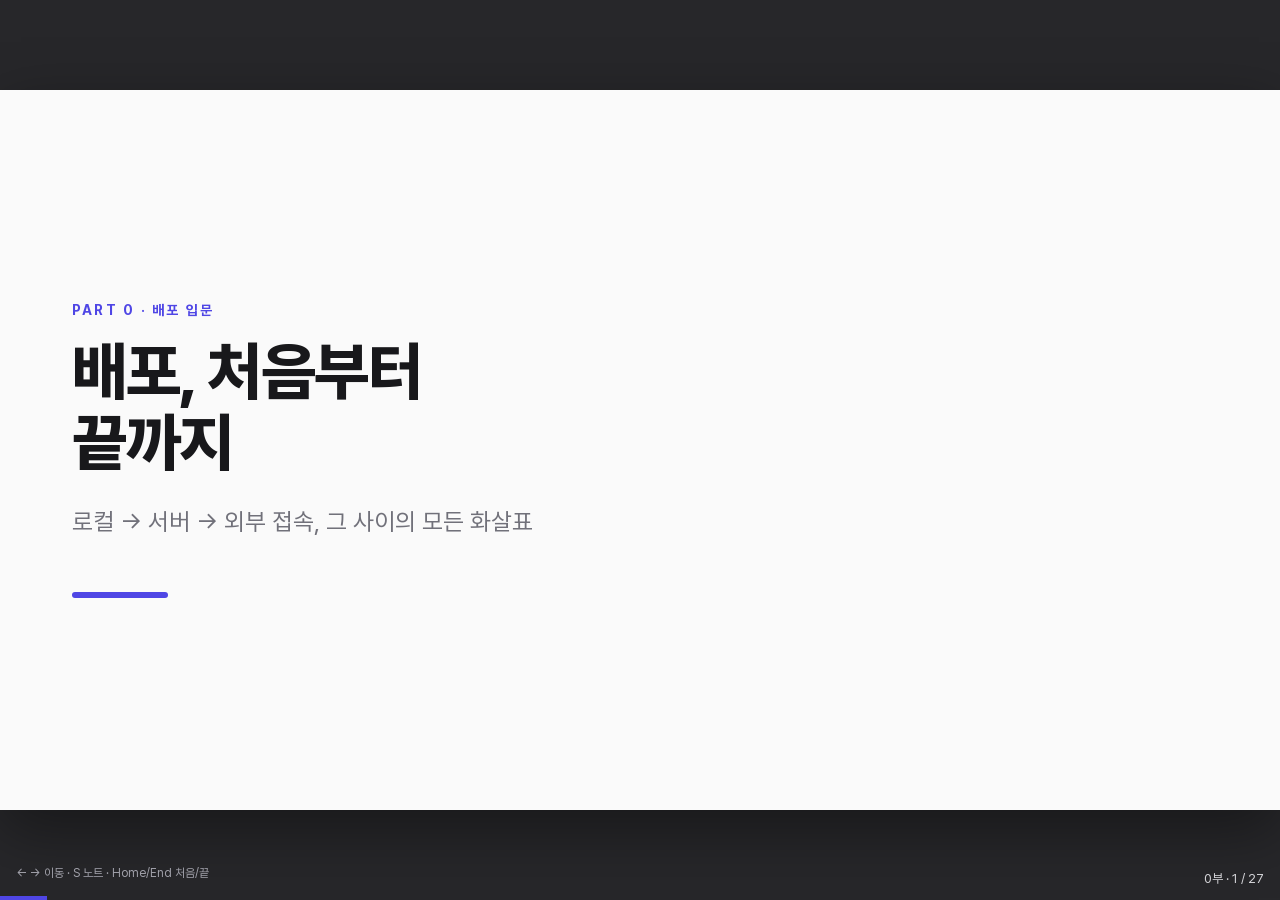
<file: slides/index.html>
<!DOCTYPE html>
<html lang="ko">
<head>
<meta charset="utf-8">
<meta name="viewport" content="width=device-width,initial-scale=1">
<title>배포, 처음부터 끝까지</title>
<link rel="icon" href="data:,">
<link rel="stylesheet" href="css/deck.css">
</head>
<body>
<div id="stage">
  <div id="deck">

    <!-- 0부 (3 slides) -->
    <section class="slide" data-part="0">
      <div class="label">PART 0 · 배포 입문</div>
      <h1>배포, 처음부터<br>끝까지</h1>
      <p class="muted">로컬 → 서버 → 외부 접속, 그 사이의 모든 화살표</p>
      <div class="accent-bar"></div>
      <aside class="note" hidden>배포가 막막한 건 지식 부족이 아니라 로컬 환경에 대한 무의식적 의존 때문입니다.</aside>
    </section>

    <section class="slide" data-part="0">
      <div class="label">PART 0</div>
      <h2>"내 컴에선 되는데"의 정체</h2>
      <p>로컬의 암묵적 전제 4가지 — 서버엔 없습니다.</p>
      <ul>
        <li>항상 켜진 내 PC</li>
        <li>localhost 로 바로 접속</li>
        <li>IDE가 알아서 빌드·실행</li>
        <li>내 PC에만 깔린 JDK·DB</li>
      </ul>
      <aside class="note" hidden>배포란 이 4가지를 남의 컴퓨터(서버)에 다시 만들어주는 일.</aside>
    </section>

    <section class="slide" data-part="0">
      <div class="label">PART 0</div>
      <h2>오늘의 여정</h2>
      <p>0부 멘탈모델 · 1부 전체그림 · 2부 백엔드 · 3부 도메인·HTTPS · 4부 Flutter · 5부 잇기</p>
      <div class="accent-bar"></div>
    </section>

    <!-- 1부 (2 slides) -->
    <section class="slide" data-part="1">
      <div class="label">PART 1</div>
      <h2>마스터 지도 — 요청 한 번의 여정</h2>
      <div id="map-intro"></div>
      <p class="muted" style="margin-top:24px">이 화살표를 왼쪽부터 하나씩 정복합니다. 매 부 이 지도로 돌아옵니다.</p>
      <aside class="note" hidden>전체 강의의 지도. 매 부 도입에서 "지금 여기"를 표시.</aside>
    </section>

    <section class="slide" data-part="1">
      <div class="label">PART 1</div>
      <h2>핵심 개념 8개</h2>
      <ul style="columns:2;column-gap:48px">
        <li>빌드 산출물(JAR)</li><li>실행 환경(JVM)</li>
        <li>프로세스 &amp; 포트(8080)</li><li>공인 IP vs 사설 IP</li>
        <li>방화벽/보안그룹</li><li>DNS</li>
        <li>리버스 프록시</li><li>TLS 인증서</li>
      </ul>
    </section>

    <section class="slide" data-part="1">
      <div class="label">PART 1 · 🧪 시뮬레이터</div>
      <h2>요청의 여정</h2>
      <div id="sim-journey-mount"></div>
      <aside class="note" hidden>도메인 입력→흐름 재생. 보안그룹 토글 해제 후 다시 보내 차단을 시연.</aside>
    </section>

    <!-- 2부 (7 slides) -->
    <section class="slide" data-part="2">
      <div class="label">PART 2</div>
      <h2>같은 JAR, 4가지 방식</h2>
      <p>똑같은 <code>app.jar</code> 하나를 4단계로 올려봅니다. 위로 갈수록 내 손은 적게.</p>
      <div class="accent-bar"></div>
    </section>
    <section class="slide" data-part="2">
      <div class="label">PART 2 · 2-0</div>
      <h2>JAR이란</h2>
      <p><code>./gradlew build</code> → <code>build/libs/app.jar</code> → <code>java -jar app.jar</code></p>
      <p class="muted">이 파일 하나가 너의 서버 전부. Tomcat이 안에 들어있습니다.</p>
    </section>
    <section class="slide" data-part="2">
      <div class="label">PART 2 · 2-1 (메인) · IaaS</div>
      <h2>AWS EC2에 손으로</h2>
      <p>EC2 = 클라우드에서 빌리는 <b>빈 컴퓨터(IaaS)</b> 한 대. 우분투만 깔린 백지 상태.</p>
      <ul style="font-size:21px;margin:8px 0">
        <li><b>받는 것</b>: 공인 IP + 빈 우분투 + 접속 키(.pem)</li>
        <li><b>없는 것</b>: Java · 내 앱 · 열린 포트 · 자동 재시작 — 전부 내가</li>
      </ul>
      <p class="muted">🏠 비유 — IaaS(EC2)=빈 원룸 임대 · PaaS(Railway)=풀옵션 오피스텔 · SaaS=호텔. 다음 슬라이드에서 직접 7단계를.</p>
      <aside class="note" hidden>여기서 일부러 고통을 느낀다. 빈 방을 받았으니 가구·가전(java·앱·방화벽·systemd)을 다 채워야 한다.</aside>
    </section>
    <section class="slide" data-part="2">
      <div class="label">PART 2 · 🧪 시뮬레이터</div>
      <h2>EC2에 직접 올려보기 — 7단계</h2>
      <div id="sim-ec2-mount"></div>
      <aside class="note" hidden>'다음 단계'를 한 번씩 누르며 명령·출력을 따라간다. 오른쪽 서버상태 ❌→✅, 외부 브라우저는 실행+포트 둘 다 돼야 200 OK. 누적 22분을 체감.</aside>
    </section>
    <section class="slide" data-part="2">
      <div class="label">PART 2 · 2-2 · PaaS</div>
      <h2>Railway — git push면 끝</h2>
      <p>GitHub 저장소 연결 → 그 다음부턴 <code>git push</code> 한 번. 방금 손으로 한 7단계를 플랫폼이 대신.</p>
      <div id="diagram-railway"></div>
      <p class="muted">PaaS=풀옵션 오피스텔. 빌드·컨테이너화·실행·도메인·HTTPS까지 자동. <b>취미·MVP엔 이게 정답.</b></p>
      <aside class="note" hidden>방금 22분 걸린 7단계를 git push 한 번이 대신한다. 무엇을 대신해줬나? → 자동화 사다리로 이어짐.</aside>
    </section>
    <section class="slide" data-part="2">
      <div class="label">PART 2 · 2-3 · 컨테이너 &amp; 오케스트레이션</div>
      <h2>EKS — 왜/언제</h2>
      <p>먼저 <b>컨테이너(Docker)</b> — 앱+java+OS설정을 한 박스에 담아 어디서나 똑같이 실행.</p>
      <p>컨테이너 1개는 손으로. 그런데 <b>50개·100개</b>면? 죽으면 살리고, 몰리면 늘리는 일을 <b>오케스트레이션(쿠버네티스)</b>이 자동으로.</p>
      <p class="muted">Pod(실행 단위) · Deployment(원하는 개수 유지) · Service(고정 주소+LB). EKS=AWS 관리형 k8s. <span class="muted">⚓ 입문 팀엔 보통 과잉.</span></p>
      <aside class="note" hidden>다음 슬라이드 시뮬레이터로 self-heal·스케일·롤링업데이트·Node 다운을 직접 보여준다.</aside>
    </section>
    <section class="slide" data-part="2">
      <div class="label">PART 2 · 🧪 시뮬레이터</div>
      <h2>쿠버네티스 — 스스로 굴러가는 클러스터</h2>
      <div id="sim-k8s-mount"></div>
      <aside class="note" hidden>요청 분배(LB)·Pod 죽이기(self-heal)·스케일·무중단 롤링 업데이트·Node 다운 재배치를 버튼으로 시연. "선언하면 알아서 유지"가 핵심.</aside>
    </section>
    <section class="slide" data-part="2">
      <div class="label">PART 2 · 2-4 · GitOps</div>
      <h2>GitOps &amp; ArgoCD — 종착</h2>
      <p>Git에 <b>원하는 상태</b>를 적으면 ArgoCD가 클러스터를 거기 맞춰 끊임없이 동기화(reconcile).</p>
      <div id="diagram-gitops"></div>
      <p class="muted">예) 누가 kubectl로 손대도 Git과 다르면 ArgoCD가 되돌림. 롤백 = <code>git revert</code>. 배포 이력 = git 이력. Railway가 아기 GitOps였죠.</p>
    </section>
    <section class="slide" data-part="2">
      <div class="label">PART 2 · 🧪 시뮬레이터</div>
      <h2>자동화 사다리</h2>
      <div id="sim-ladder-mount"></div>
      <aside class="note" hidden>단계를 클릭해 작업칩이 나→플랫폼으로 옮겨가는 걸 보여준다.</aside>
    </section>

    <!-- 3부 (3 slides) -->
    <section class="slide" data-part="3">
      <div class="label">PART 3</div>
      <h2>IP를 사람 주소로 — DNS</h2>
      <p>13.124.x.x → <code>api.myapp.com</code>. Route53/가비아에서 A레코드 등록.</p>
      <div id="map-dns"></div>
    </section>
    <section class="slide" data-part="3">
      <div class="label">PART 3</div>
      <h2>리버스 프록시는 왜?</h2>
      <p>브라우저는 80/443으로 옴 → Nginx가 받아 내부 8080으로 전달.</p>
      <div id="map-nginx"></div>
    </section>
    <section class="slide" data-part="3">
      <div class="label">PART 3</div>
      <h2>HTTPS — 자물쇠 붙이기</h2>
      <p>TLS 인증서. Let's Encrypt(무료·자동갱신) vs AWS ACM.</p>
      <p class="muted">https는 선택이 아니라 기본. 앱 스토어도 평문 http를 막습니다.</p>
    </section>

    <!-- 4부 (6 slides) -->
    <section class="slide" data-part="4">
      <div class="label">PART 4</div>
      <h2>앱은 "올리는" 게 아니라<br>"심사받아 배포"</h2>
      <p class="muted">서버 배포와는 멘탈모델이 다릅니다.</p>
    </section>
    <section class="slide" data-part="4">
      <div class="label">PART 4</div>
      <h2>빌드 산출물 — APK / AAB / IPA</h2>
      <p>디버그 vs 릴리스. 안드로이드 AAB(스토어)/APK(직접설치), iOS IPA.</p>
    </section>
    <section class="slide" data-part="4">
      <div class="label">PART 4</div>
      <h2>코드 서명 — 왜 필요한가</h2>
      <p>안드로이드 keystore, iOS 인증서·프로비저닝 프로파일. = 위변조 방지 도장.</p>
    </section>
    <section class="slide" data-part="4">
      <div class="label">PART 4</div>
      <h2>배포 트랙 3단</h2>
      <p>내부테스트(Firebase App Distribution / Play 내부테스트 / TestFlight) → 비공개 → 프로덕션</p>
      <div id="diagram-flutter"></div>
    </section>
    <section class="slide" data-part="4">
      <div class="label">PART 4</div>
      <h2>스토어 심사 + 흔한 반려</h2>
      <p>특히 Apple. 권한 설명 누락, 개인정보 처리방침 미비 등.</p>
    </section>
    <section class="slide" data-part="4">
      <div class="label">PART 4 · 🔌 연결</div>
      <h2>백엔드와 만나는 지점</h2>
      <p>앱의 <code>baseURL</code>을 dev/prod로 바꿔끼우기 → 2부에서 올린 서버 주소가 여기로.</p>
      <p class="muted">두 세계가 연결되는 순간입니다.</p>
    </section>

    <!-- 5부 (3 slides) -->
    <section class="slide" data-part="5">
      <div class="label">PART 5</div>
      <h2>환경 분리 — dev / staging / prod</h2>
      <p>앱 baseURL ↔ 백엔드 환경. 비밀값 관리 한 스푼.</p>
      <div id="diagram-env"></div>
    </section>
    <section class="slide" data-part="5">
      <div class="label">PART 5</div>
      <h2>비용 감각</h2>
      <p>EC2 t2.micro 프리티어 / Railway 무료한도. <b>취미는 PaaS, 회사는 클라우드.</b></p>
    </section>
    <section class="slide" data-part="5">
      <div class="label">PART 5</div>
      <h2>전체 잇기 + 다음 한 걸음</h2>
      <div id="map-final"></div>
      <p class="muted" style="margin-top:14px">push 하면 자동 빌드·배포 — 이게 CI/CD입니다.</p>
      <p style="margin-top:20px">숙제: 이번 주말 Railway에 너희 프로젝트 하나 올려보기.</p>
    </section>

  </div>
</div>

<div id="progress"></div>
<div id="hud"></div>
<div id="help">← → 이동 · S 노트 · Home/End 처음/끝</div>
<div id="notes"></div>
<div class="navzone left"  id="navL"></div>
<div class="navzone right" id="navR"></div>

<script src="js/map-data.js"></script>
<script src="js/master-map.js"></script>
<script src="js/sim-journey.js"></script>
<script src="js/sim-ladder.js"></script>
<script src="js/diagrams.js"></script>
<script src="js/sim-ec2.js"></script>
<script src="js/sim-k8s.js"></script>
<script src="js/deck.js"></script>
<script>
  const mi = document.getElementById('map-intro');
  if (mi) renderMap(mi, 'app'); // 1부 도입: 출발점 강조
  const dns = document.getElementById('map-dns');   if (dns) renderMap(dns, 'dns');
  const ngx = document.getElementById('map-nginx'); if (ngx) renderMap(ngx, 'nginx');
  const fin = document.getElementById('map-final'); if (fin) renderMap(fin, null);
  const sj = document.getElementById('sim-journey-mount'); if (sj) mountJourney(sj);
  const sl = document.getElementById('sim-ladder-mount'); if (sl) renderLadder(sl);
  const dgg=document.getElementById('diagram-gitops'); if(dgg) renderGitopsLoop(dgg);
  const dgf=document.getElementById('diagram-flutter'); if(dgf) renderFlutterPipeline(dgf);
  const dge=document.getElementById('diagram-env'); if(dge) renderEnvSplit(dge);
  const drw=document.getElementById('diagram-railway'); if(drw) renderRailwayFlow(drw);
  const e2=document.getElementById('sim-ec2-mount'); if(e2) renderEc2Build(e2);
  const k8=document.getElementById('sim-k8s-mount'); if(k8) renderK8sArch(k8);
</script>
</body>
</html>
</file>
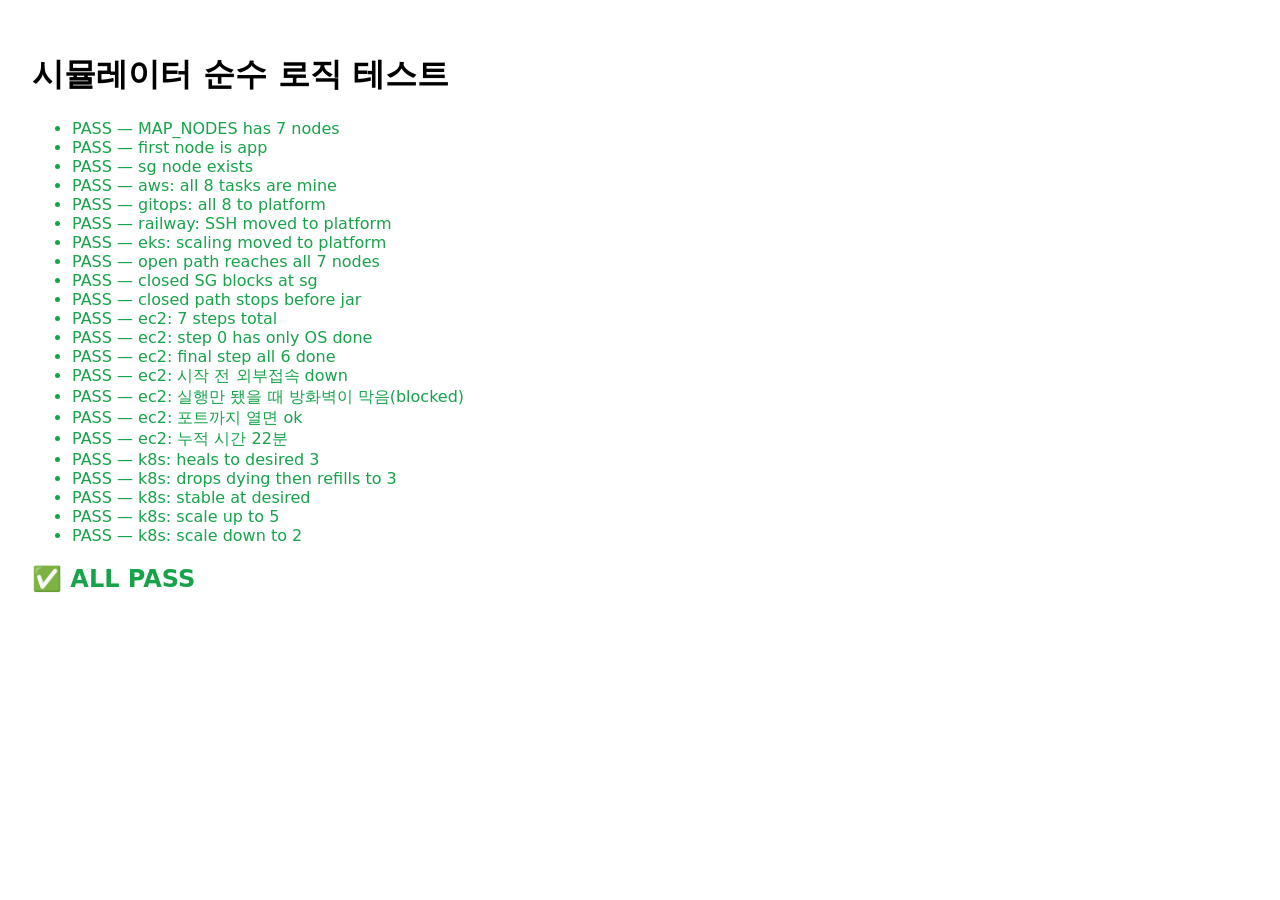
<file: slides/test.html>
<!DOCTYPE html>
<html lang="ko"><head><meta charset="utf-8"><title>simulator logic tests</title>
<style>body{font-family:system-ui;padding:24px}.pass{color:#16a34a}.fail{color:#dc2626;font-weight:700}</style>
</head><body>
<h1>시뮬레이터 순수 로직 테스트</h1>
<ul id="out"></ul>
<script src="js/map-data.js"></script>
<script src="js/sim-journey.js"></script>
<script src="js/sim-ladder.js"></script>
<script src="js/sim-ec2.js"></script>
<script src="js/sim-k8s.js"></script>
<script>
  const out = document.getElementById('out');
  let fails = 0;
  function check(name, cond){
    const li = document.createElement('li');
    li.textContent = (cond ? 'PASS — ' : 'FAIL — ') + name;
    li.className = cond ? 'pass' : 'fail';
    if(!cond) fails++;
    out.appendChild(li);
  }
  // map-data
  check('MAP_NODES has 7 nodes', window.MAP_NODES.length === 7);
  check('first node is app', window.MAP_NODES[0].id === 'app');
  check('sg node exists', window.MAP_NODES.some(n => n.id === 'sg'));

  // sim-ladder 순수 로직
  if (window.ladderState) {
    check('aws: all 8 tasks are mine', ladderState('aws').me.length === 8 && ladderState('aws').platform.length === 0);
    check('gitops: all 8 to platform', ladderState('gitops').platform.length === 8 && ladderState('gitops').me.length === 0);
    check('railway: SSH moved to platform', ladderState('railway').platform.includes('SSH 접속'));
    check('eks: scaling moved to platform', ladderState('eks').platform.includes('스케일링'));
  } else {
    check('ladderState loaded', false);
  }

  // sim-journey 순수 로직
  if (window.JourneyModel) {
    const open = JourneyModel.path(true);
    check('open path reaches all 7 nodes', open.reached.length === 7 && open.blocked === false);
    const blocked = JourneyModel.path(false);
    check('closed SG blocks at sg', blocked.blocked === true && blocked.reached[blocked.reached.length-1] === 'sg');
    check('closed path stops before jar', !blocked.reached.includes('jar'));
  } else {
    check('JourneyModel loaded', false);
  }

  // sim-ec2 순수 로직
  if (window.ec2State) {
    check('ec2: 7 steps total', ec2State(0).total === 7);
    check('ec2: step 0 has only OS done', ec2State(0).checklist.filter(c=>c.done).length === 1);
    check('ec2: final step all 6 done', ec2State(6).checklist.every(c=>c.done));
    check('ec2: 시작 전 외부접속 down', ec2State(-1).external === 'down');
    check('ec2: 실행만 됐을 때 방화벽이 막음(blocked)', ec2State(4).external === 'blocked');
    check('ec2: 포트까지 열면 ok', ec2State(5).external === 'ok');
    check('ec2: 누적 시간 22분', ec2State(6).minutes === 22);
  } else { check('ec2State loaded', false); }

  // sim-k8s 순수 로직
  if (window.k8sReconcile) {
    check('k8s: heals to desired 3', k8sReconcile([{id:1,state:'live'},{id:2,state:'live'}], 3).length === 3);
    check('k8s: drops dying then refills to 3', k8sReconcile([{id:1,state:'dying'},{id:2,state:'live'},{id:3,state:'live'}], 3).length === 3);
    check('k8s: stable at desired', k8sReconcile([{id:1,state:'live'},{id:2,state:'live'},{id:3,state:'live'}], 3).length === 3);
    check('k8s: scale up to 5', k8sReconcile([{id:1,state:'live'},{id:2,state:'live'},{id:3,state:'live'}], 5).length === 5);
    check('k8s: scale down to 2', k8sReconcile([{id:1,state:'live'},{id:2,state:'live'},{id:3,state:'live'}], 2).length === 2);
  } else { check('k8sReconcile loaded', false); }

  window.__report = () => {
    const h = document.createElement('h2');
    h.textContent = fails === 0 ? '✅ ALL PASS' : `❌ ${fails} FAIL`;
    h.className = fails === 0 ? 'pass' : 'fail';
    document.body.appendChild(h);
  };
  window.__report();
</script>
</body></html>
</file>
<file: slides/css/deck.css>
@font-face{font-family:Pretendard;font-weight:400;src:url(../assets/fonts/Pretendard-Regular.woff2) format('woff2');font-display:swap}
@font-face{font-family:Pretendard;font-weight:700;src:url(../assets/fonts/Pretendard-Bold.woff2) format('woff2');font-display:swap}
@font-face{font-family:Pretendard;font-weight:800;src:url(../assets/fonts/Pretendard-ExtraBold.woff2) format('woff2');font-display:swap}

:root{
  --bg:#fafafa; --ink:#18181b; --muted:#71717a; --line:#e4e4e7;
  --accent:#4f46e5; --accent-soft:#eef2ff; --warn:#fdba74; --danger:#ef4444;
  --slide-w:1280px; --slide-h:720px;
}
*{box-sizing:border-box}
html,body{margin:0;height:100%;background:#27272a;
  font-family:Pretendard,system-ui,-apple-system,sans-serif;color:var(--ink)}

/* 무대: 16:9 슬라이드를 화면 중앙에 스케일 (translate 기반 — 어떤 배율에서도 정확히 중앙) */
#stage{position:fixed;inset:0;overflow:hidden}
#deck{width:var(--slide-w);height:var(--slide-h);position:absolute;left:50%;top:50%;
  background:var(--bg);box-shadow:0 20px 60px rgba(0,0,0,.4);
  transform:translate(-50%,-50%) scale(var(--scale,1));transform-origin:center}

.slide{position:absolute;inset:0;padding:64px 72px;
  opacity:0;visibility:hidden;transition:opacity .25s ease;
  display:flex;flex-direction:column;justify-content:center}
.slide.active{opacity:1;visibility:visible}

.slide .label{font-size:14px;letter-spacing:.16em;text-transform:uppercase;
  font-weight:700;color:var(--accent);margin-bottom:18px}
.slide h1{font-size:64px;font-weight:800;letter-spacing:-.02em;line-height:1.12;margin:0}
.slide h2{font-size:44px;font-weight:800;letter-spacing:-.01em;line-height:1.18;margin:0 0 24px}
.slide p,.slide li{font-size:24px;line-height:1.55;color:var(--ink)}
.slide .muted{color:var(--muted)}
.slide .accent-bar{height:6px;width:96px;background:var(--accent);border-radius:3px;margin-top:28px}

/* 진행 UI */
#progress{position:fixed;left:0;bottom:0;height:4px;background:var(--accent);
  width:0;transition:width .2s ease;z-index:10}
#hud{position:fixed;right:16px;bottom:14px;font-size:13px;color:#d4d4d8;
  font-family:Pretendard,sans-serif;z-index:10}

/* 클릭존 */
.navzone{position:fixed;top:0;bottom:0;width:18%;z-index:5;cursor:pointer}
.navzone.left{left:0}.navzone.right{right:0}

/* 스피커 노트 */
#notes{position:fixed;left:0;right:0;bottom:0;max-height:38vh;overflow:auto;
  background:#111;color:#e4e4e7;padding:20px 28px;font-size:16px;line-height:1.6;
  display:none;z-index:20;border-top:2px solid var(--accent)}
#notes.show{display:block}

/* 마스터 지도 */
.mapchain{display:flex;align-items:center;gap:8px;flex-wrap:wrap;margin-top:12px}
.mapnode{flex:1;min-width:96px;text-align:center;padding:14px 8px;border-radius:12px;
  background:#f4f4f5;border:2px solid var(--line);transition:all .2s}
.mapnode.cur{background:var(--accent-soft);border-color:var(--accent);
  box-shadow:0 6px 18px rgba(79,70,229,.18);transform:translateY(-2px)}
.mapicon{font-size:26px}
.maplabel{font-size:14px;font-weight:700;margin-top:4px}
.mapnode.cur .maplabel{color:var(--accent)}
.maparrow{color:#a1a1aa;font-weight:700}

/* 시뮬레이터 공통/여정 */
.sim-controls{display:flex;align-items:center;gap:10px;margin-bottom:18px}
.sim-input{font-family:ui-monospace,monospace;font-size:18px;padding:8px 12px;
  border:1px solid var(--line);border-radius:8px;max-width:240px}
.sim-go{font-size:18px;font-weight:700;color:#fff;background:var(--accent);
  border:0;border-radius:8px;padding:9px 16px;cursor:pointer}
.sim-toggle{margin-left:auto;font-size:16px;color:var(--muted);display:flex;align-items:center;gap:6px}
.sim-chain{display:flex;align-items:center;gap:6px;flex-wrap:wrap}
.mapnode.blocked{background:#fee2e2;border-color:var(--danger);
  box-shadow:0 0 0 3px rgba(239,68,68,.25)}
.mapnode.ret{background:#dcfce7;border-color:#22c55e}
.sim-caption{margin-top:18px;background:#18181b;color:#e4e4e7;border-radius:8px;
  padding:14px 18px;font-size:18px;min-height:28px}

/* 자동화 사다리 */
.sim-ladder{display:grid;grid-template-columns:1fr 1fr;gap:16px}
.ladder-tabs{grid-column:1/3;display:flex;gap:8px;margin-bottom:8px}
.ladder-tab{flex:1;font-size:18px;font-weight:700;padding:10px;border:0;border-radius:8px;
  background:#f4f4f5;color:var(--ink);cursor:pointer}
.ladder-tab.on{background:var(--accent);color:#fff}
.ladder-col{background:#fff;border:1px solid var(--line);border-radius:12px;padding:16px;min-height:180px}
.ladder-head{font-size:16px;font-weight:700;color:var(--muted);margin-bottom:10px}
.chips{display:flex;flex-wrap:wrap;gap:8px}
.chip{padding:7px 12px;border-radius:8px;font-size:16px}
.chip.me{background:#fee2e2}
.chip.pf{background:#dcfce7}
.empty{color:#a1a1aa;font-size:15px}
.ladder-callback{grid-column:1/3;min-height:24px;color:var(--accent);font-weight:700;margin-top:4px}

/* 키보드 도움말 (첫 진입 힌트) */
#help{position:fixed;left:16px;bottom:20px;font-size:12px;color:#a1a1aa;z-index:10}
/* 코드 인라인 */
.slide code{font-family:ui-monospace,monospace;background:#eef2ff;
  color:#3730a3;padding:1px 7px;border-radius:5px;font-size:.92em}

/* 다이어그램 */
.diagram{margin-top:20px}
.drow{display:flex;align-items:stretch;gap:10px}
.drow.dwrap{flex-wrap:wrap;row-gap:10px}
.dbox{flex:1;min-width:120px;background:#fff;border:2px solid var(--line);border-radius:12px;padding:14px 12px;text-align:center;display:flex;flex-direction:column;justify-content:center}
.dbox-t{font-size:18px;font-weight:700}
.dbox-s{font-size:13px;color:var(--muted);margin-top:4px}
.darrow{display:flex;flex-direction:column;align-items:center;justify-content:center;color:var(--accent);font-weight:700;font-size:18px}
.darrow-l{font-size:11px;color:var(--muted);font-weight:400;white-space:nowrap;margin-top:2px}
.dbox-git,.dbox-k8s,.dbox-app{border-color:#a5b4fc}
.dbox-argo{border-color:var(--accent);background:var(--accent-soft)}
.dloop-label{margin-top:14px;text-align:center;color:var(--accent);font-weight:700;font-size:16px}
.dg-env .denv-row{display:flex;align-items:center;gap:10px;margin-bottom:12px}
.dbox-dev{border-color:#fdba74;background:#fff7ed}
.dbox-prod{border-color:#22c55e;background:#f0fdf4}
.denv-note{margin-top:6px;text-align:center;color:var(--muted);font-size:15px}

/* EC2 수동 배포 시뮬레이터 */
.ec2-sim{margin-top:6px}
.ec2-grid{display:grid;grid-template-columns:1.55fr 1fr;gap:16px;align-items:stretch}
.ec2-term{background:#0d1117;border-radius:12px;overflow:hidden;display:flex;flex-direction:column;min-height:210px}
.ec2-term-bar{background:#21262d;color:#8b949e;font-size:12px;padding:7px 12px;font-family:ui-monospace,monospace}
.ec2-term-body{margin:0;padding:12px 16px;color:#7ee787;font-family:ui-monospace,monospace;font-size:13.5px;line-height:1.55;white-space:pre-wrap;word-break:break-all;overflow:auto;max-height:240px;flex:1}
.ec2-state{min-height:210px}
.ec2-rows{display:flex;flex-direction:column;gap:7px;margin-top:8px}
.ec2-row{display:flex;justify-content:space-between;align-items:center;font-size:15px;font-weight:700;padding:7px 12px;border-radius:8px;background:#fef2f2;color:#991b1b;transition:all .25s}
.ec2-row.done{background:#dcfce7;color:#166534}
.ec2-mark{font-size:15px}
.ec2-caption{min-height:62px}
.ec2-analogy{color:#fcd34d;font-size:15px}
.ec2-done-note{color:#86efac}
.ec2-ctrl{display:flex;align-items:center;gap:10px;margin-top:12px}
.ec2-ctrl .ladder-tab{flex:0 0 auto}
.ec2-ctrl .sim-go:disabled{opacity:.45;cursor:default}
.ec2-progress{margin-left:auto;font-size:16px;font-weight:700;color:var(--muted)}

/* 쿠버네티스 self-heal 시뮬레이터 */
.k8s-arch{margin-top:6px}
.k8s-cp{text-align:center;font-size:17px;font-weight:800;color:#fff;background:var(--accent);border-radius:10px;padding:10px;margin-bottom:12px}
.k8s-cp-s{font-size:13px;font-weight:400;opacity:.9}
.k8s-cluster{display:flex;gap:14px;border:2px dashed #a5b4fc;border-radius:12px;padding:14px;background:#f5f3ff}
.k8s-node{flex:1;background:#fff;border:2px solid var(--line);border-radius:10px;padding:12px;min-height:96px}
.k8s-node-h{font-size:15px;font-weight:700;margin-bottom:10px}
.k8s-node-h span{color:var(--muted);font-weight:400;font-size:13px}
.k8s-pods{display:flex;flex-wrap:wrap;gap:8px}
.k8s-pod{padding:8px 12px;border-radius:8px;font-size:15px;font-weight:700;background:#dcfce7;border:2px solid #22c55e;transition:all .3s}
.k8s-pod.dying{background:#fee2e2;border-color:var(--danger);opacity:.5;text-decoration:line-through}
.k8s-pod.new{animation:k8sPop .5s ease;background:#dbeafe;border-color:#60a5fa}
@keyframes k8sPop{from{transform:scale(.5);opacity:0}to{transform:scale(1);opacity:1}}
.k8s-notes{display:flex;flex-wrap:wrap;gap:10px;margin-top:12px}
.k8s-note{font-size:13px;color:var(--muted);background:#f4f4f5;border-radius:8px;padding:6px 10px}
.k8s-caption{margin-top:12px}

/* EC2 시뮬레이터 추가 — 시계 / 외부접속 테스트 */
.ec2-term-bar{display:flex;justify-content:space-between;align-items:center}
.ec2-clock{color:#f0883e;font-weight:700}
.ec2-side{display:flex;flex-direction:column;gap:10px}
.ec2-state{min-height:0}
.ec2-min{color:var(--muted);font-size:14px;font-weight:700}
.ec2-ext{display:flex;justify-content:space-between;align-items:center;gap:8px;
  background:#fff;border:2px solid var(--line);border-radius:10px;padding:10px 12px;font-size:14px;font-weight:700}
.ec2-ext-h{color:var(--muted)}
.ec2-ext-v{font-size:14px}
.ec2-ext.ok{border-color:#22c55e;background:#f0fdf4}
.ec2-ext.bad{border-color:var(--danger);background:#fef2f2}

/* K8s 시뮬레이터 추가 — Service/상태/컨트롤/버전 */
.k8s-top{display:flex;align-items:center;gap:12px;margin-bottom:10px}
.k8s-svc{flex:1;text-align:center;font-size:15px;font-weight:800;color:#fff;
  background:#0ea5e9;border-radius:10px;padding:8px}
.k8s-svc span{font-size:12px;font-weight:400;opacity:.9}
.k8s-status{font-size:14px;font-weight:700;color:var(--muted);white-space:nowrap}
.k8s-status .ok{color:#16a34a}
.k8s-status .bad{color:var(--danger)}
.k8s-node.down{opacity:.4;filter:grayscale(1);border-style:dashed}
.k8s-pod.live{background:#dcfce7;border-color:#22c55e}
.k8s-pod.v2{background:#ede9fe;border-color:#8b5cf6}
.k8s-pod.hit{box-shadow:0 0 0 4px rgba(14,165,233,.45);transform:translateY(-3px)}
.k8s-ctrl{display:flex;flex-wrap:wrap;align-items:center;gap:8px;margin-top:12px}
.k8s-btn{font-size:14px;padding:8px 12px}
.k8s-ctrl .sim-go:disabled{opacity:.45;cursor:default}
</file>
